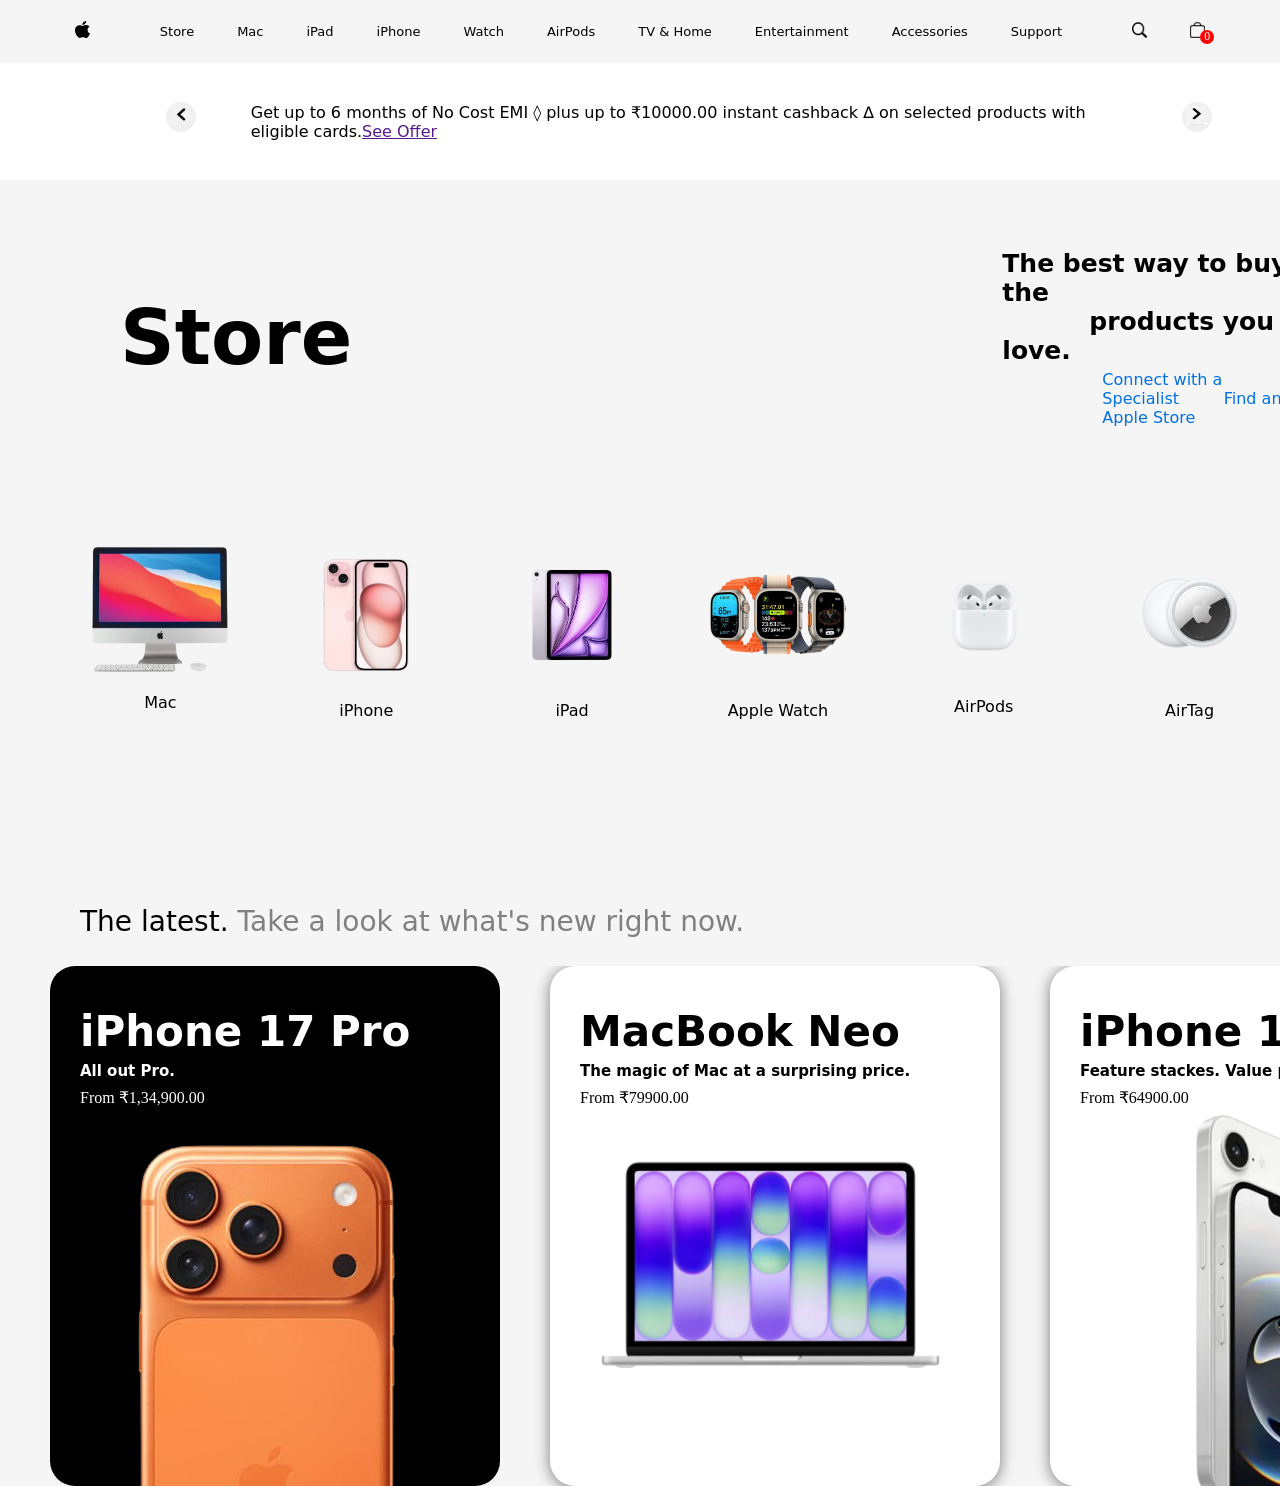
<file: index.html>
<!DOCTYPE html>
<html lang="en">
<head>
  <meta charset="UTF-8">
  <meta name="viewport" content="width=device-width, initial-scale=1.0">
  <title>Apple store clone</title>
  <link rel="stylesheet" href="style.css">
</head>
<body>

  <div class="home">

    <div class="head_bar">
      <div class="logo">
         <div class="logos"><img src="src\Apple_logo_black.svg"></div>
      </div>
      <div  class="menu">
        <div> Store </div>
        <div  onclick="window.location.href='mac.html'"> Mac </div>
        <div  onclick="window.location.href='ipad.html'"> iPad</div>
        <div  onclick="window.location.href='iPhone.html'">iPhone</div>
        <div  onclick="window.location.href='watch.html'">Watch</div>
        <div  onclick="window.location.href='airpods.html'">AirPods</div>
        <div>TV & Home</div>
        <div>Entertainment</div>
        <div>Accessories</div>
        <div> Support</div>
      </div>
      <div class="icon">
        <div class="sss"><img src="src\search-icon.webp" alt="search logo"></div>
        <div class="cart"   onclick="window.location.href='cart.html'">
          <img src="src\cart-6930472_1280.png" alt="cart logo">
          <span id="cart_count">0</span>

        </div>
      </div>
    
      
              
              
      

    </div>
    <div class="offer">
      <div class="left_arrow"><button id="left">
        <img src="src\images (2).jpg" alt="">
      </button>
      </div>
      <div>
        <p style="font-family: system-ui, -apple-system, BlinkMacSystemFont, 'Segoe UI', Roboto, Oxygen, Ubuntu, Cantarell, 'Open Sans', 'Helvetica Neue', sans-serif;">Get up to 6 months of No Cost EMI ◊ plus up to ₹10000.00 instant cashback ∆ on selected products with eligible cards.<a href="">See Offer</a> </p>
      </div>
      <div class="right_arrow"><button id="right"><img src="src\right-arrow-vector-icon-isolated-260nw-1187746312.webp" alt=""></button>
      </div>
    </div>
    <div class="stor">
      <div class="store">
        <p style="font-size: 76px; font-weight: bold; font-family: system-ui, -apple-system, BlinkMacSystemFont, 'Segoe UI', Roboto, Oxygen, Ubuntu, Cantarell, 'Open Sans', 'Helvetica Neue', sans-serif; margin-left: 120px;">Store</p>
      </div>
      <div class="best">
        <p style="font-family: system-ui, -apple-system, BlinkMacSystemFont, 'Segoe UI', Roboto, Oxygen, Ubuntu, Cantarell, 'Open Sans', 'Helvetica Neue', sans-serif; font-size: 25px; font-weight:600; margin-bottom: 0px;">The best way to buy the <br> &nbsp; &nbsp;&nbsp;&nbsp;&nbsp;&nbsp;&nbsp;&nbsp;&nbsp;products you love.</p>
        <div class="best_link">
          <a style=" color: #0071e3; font-family: system-ui, -apple-system, BlinkMacSystemFont, 'Segoe UI', Roboto, Oxygen, Ubuntu, Cantarell, 'Open Sans', 'Helvetica Neue', sans-serif; text-decoration: none;" href="https://contactretail.apple.com/Help">Connect with a Specialist</a>
          <a style=" color: #0071e3;  font-family: system-ui, -apple-system, BlinkMacSystemFont, 'Segoe UI', Roboto, Oxygen, Ubuntu, Cantarell, 'Open Sans', 'Helvetica Neue', sans-serif; text-decoration: none;" href="https://www.apple.com/in/retail/"> &nbsp;&nbsp;&nbsp;&nbsp;&nbsp;&nbsp;&nbsp;&nbsp;Find an Apple Store</a>
        </div>
       
      </div>
    </div>
    <div class="product">
      <div style="cursor:pointer ;" onclick="window.location.href='mac.html' " class="card">
        <img src="src\product-card\mac-removebg-preview.png" alt="">
        <p>Mac</p>
      </div>
      <div style="cursor:pointer ;" onclick="window.location.href='iphone.html' " class="card">
        <img src="src\product-card\iphone-removebg-preview.png" alt="">
        <p>iPhone</p>
      </div>
      <div style="cursor:pointer ;" onclick="window.location.href='ipad.html' " class="card">
        <img src="src\product-card\ipad-removebg-preview.png" alt="">
        <p>iPad</p>
      </div>
      <div  style="cursor:pointer ;" onclick="window.location.href='watch.html' " class="card">
        <img src="src\product-card\iwatch2-removebg-preview.png" alt="">
        <p>Apple Watch</p>
      </div>
      <div class="card" style="margin-top: 125px; ">
        <img style="width: 130px;margin-top: -10px;" src="src\product-card\airpods-removebg-preview.png" alt="">
        <p style="margin-top: 40px;">AirPods</p>
      </div>
      <div class="card">
        <img src="src\product-card\aittag-removebg-preview.png" alt="">
        <p>AirTag</p>

      </div>
    </div>
    <div class="lat"><p style="font-weight: 470; font-size: 28px; font-family: system-ui, -apple-system, BlinkMacSystemFont, 'Segoe UI', Roboto, Oxygen, Ubuntu, Cantarell, 'Open Sans', 'Helvetica Neue', sans-serif;">
      The latest. <span style="color: gray; font-family: system-ui, -apple-system, BlinkMacSystemFont, 'Segoe UI', Roboto, Oxygen, Ubuntu, Cantarell, 'Open Sans', 'Helvetica Neue', sans-serif;">Take a look at what's new right now.</span>
    </p></div>
    <div class="cards_container">
      <div class="product_card" onclick="window.location.href='iPhone.html'">
        <div class="product_content">
          <h2>iPhone 17 Pro</h2>
          <p>All out Pro.</p>
          <span>From ₹1,34,900.00</span>
        </div>
        <img src="src\product-card\second\iphone17pro.png" alt="iphone17pro">

      </div>
      <div onclick="window.location.href='mac.html'" class="product_card" style="background-color: white; box-shadow: 0 2px 15px rgba(0, 0, 0, 0.5);">
        <div class="product_content">
          <h2 style="color: black;">MacBook Neo</h2>
          <p style="color: black;">The magic of Mac at a surprising price.</p>
          <span style="color: black;">From  ₹79900.00 </span>
        </div>
        <img style="width: 98% ; position: absolute; bottom: 0px;
        " src="src/product-card/second/macneo.webp" alt="">
        
      </div>
      <div onclick="window.location.href='iPhone.html'"      class="product_card"style="background-color: white; box-shadow: 0 2px 15px rgba(0, 0, 0, 0.5);">
        <div class="product_content">
          <h2 style="color: black;">iPhone 17e</h2>
          <p style="color: black;">Feature stackes.  Value packed.</p>
          <span style="color: black;">From  ₹64900.00</span>

        </div>
        <img   style="width: 90%; left: 5%;"   src="src\product-card\second\iphone17e-removebg-preview.png" alt="">
        
        
      </div>
      <div style="background-color: white; box-shadow: 0 2px 15px rgba(0, 0, 0, 0.5);" class="product_card">
        <div class="product_content">
          <h2 style="color: black;">AirPods Max 2</h2>
          <p style="color: black;">New intelligent features.<br> More immersive listening.</p>
          <span style="color: black;">
            From  ₹67900.00
          </span>
        </div>
        <img  src="src\product-card\second\AirPods-Max-removebg-preview.png" style="width: 95%; top: 140px; left: 2%;" alt="">
        
      </div>
      <div onclick="window.location.href='mac.html'" class="product_card">
        <div class="product_content">
          <h2>MacBook Pro</h2>
          <p>Now with M5, M5 Pro and M5 Max.</p>
          <span>From  ₹239900.00</span>
        </div>
        <img src="src\product-card\second\macbook-pro__difvbgz1plsi_og.png" style="width: 150%; left: -10%;" alt="">
        
      </div>
      <div style="background: linear-gradient( to bottom,
        #d7ebf8 0%,
        #e8f4fb 50%,
        #f8fbfd 75%,
        #ffffff 100%);" class="product_card" onclick="window.location.href='mac.html'">
        <div style="color: black;" class="product_content">
          <h2>MacBook Air</h2>
          <p> Now supercharged by M5.</p>
          <span>From  ₹149900.00</span>
        </div>
        <img src="src/product-card/second/macairr-removebg-preview.png" style="bottom: 1.3%;">
        
      </div>
    </div>
    
    
  </div>


   <script src="script.js"></script>
</body>
</html>
</file>
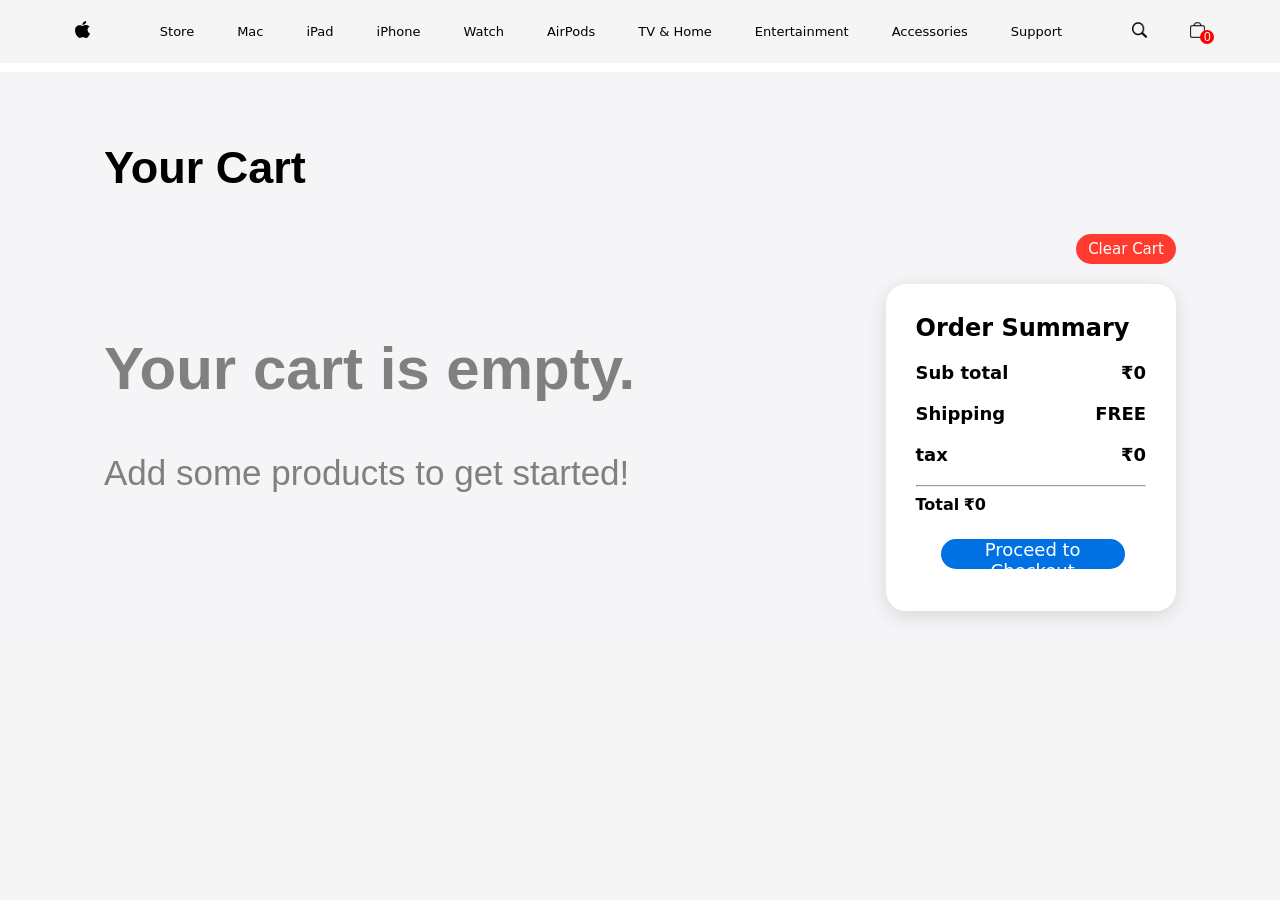
<file: cart.html>
<!DOCTYPE html>
<html lang="en">
<head>
    <meta charset="UTF-8">
    <meta name="viewport" content="width=device-width, initial-scale=1.0">
    <title>Shopping Cart</title>

    <link rel="stylesheet" href="style.css">
    <link rel="stylesheet" href="cart.css">
    <link rel="stylesheet" href="https://cdnjs.cloudflare.com/ajax/libs/font-awesome/6.7.2/css/all.min.css">
</head>

<body>
  <div class="head_bar">
      <div class="logo">
         <div class="logos"><img src="src\Apple_logo_black.svg"></div>
      </div>
      <div  class="menu">
        <div  onclick="window.location.href='index.html'"> Store </div>
        <div  onclick="window.location.href='mac.html'"> Mac </div>
        <div  onclick="window.location.href='ipad.html'"> iPad</div>
        <div  onclick="window.location.href='iPhone.html'">iPhone</div>
        <div  onclick="window.location.href='watch.html'">Watch</div>
        <div  onclick="window.location.href='airpods.html'">AirPods</div>
        <div>TV & Home</div>
        <div>Entertainment</div>
        <div>Accessories</div>
        <div> Support</div>
      </div>
      <div class="icon">
        <div class="sss"><img src="src\search-icon.webp" alt="search logo"></div>
        <div class="cart"  onclick="window.location.href='cart.html'">
          <img src="src\cart-6930472_1280.png" alt="cart logo">
          <span id="cart_count">0</span>
        </div>
      </div>
    
      
              
              
      

    </div>
    <div style="background-color: white; height: 1vh;"></div>

    <div class="cart_page">

        <h1>Your Cart</h1>
        <div class="cart-header">
          <button class="clear-cart-btn" onclick="clearCart()" >Clear Cart</button>
        </div>

        <div class="cart-container">
          <div id="cart" class="cart-items"></div>
          <div class="summary">
            <h2 style="font-family: system-ui, -apple-system, BlinkMacSystemFont, 'Segoe UI', Roboto, Oxygen, Ubuntu, Cantarell, 'Open Sans', 'Helvetica Neue', sans-serif;">Order Summary</h2>
            <div class="summary-row">
              <span style="font-family: system-ui, -apple-system, BlinkMacSystemFont, 'Segoe UI', Roboto, Oxygen, Ubuntu, Cantarell, 'Open Sans', 'Helvetica Neue', sans-serif;font-weight: 600;">Sub total</span>
              <span style="font-family: system-ui, -apple-system, BlinkMacSystemFont, 'Segoe UI', Roboto, Oxygen, Ubuntu, Cantarell, 'Open Sans', 'Helvetica Neue', sans-serif; font-weight: 600;" id="subtotal">₹0</span>
            </div>
            <div class="summary-row">
              <span style="font-family: system-ui, -apple-system, BlinkMacSystemFont, 'Segoe UI', Roboto, Oxygen, Ubuntu, Cantarell, 'Open Sans', 'Helvetica Neue', sans-serif;font-weight: 600;">Shipping</span>
              <span style="font-family: system-ui, -apple-system, BlinkMacSystemFont, 'Segoe UI', Roboto, Oxygen, Ubuntu, Cantarell, 'Open Sans', 'Helvetica Neue', sans-serif;font-weight: 600;" > FREE</span>
            </div>
            <div class="summary-row">
              <span style="font-family: system-ui, -apple-system, BlinkMacSystemFont, 'Segoe UI', Roboto, Oxygen, Ubuntu, Cantarell, 'Open Sans', 'Helvetica Neue', sans-serif;font-weight: 600;" >tax</span>
              <span style="font-family: system-ui, -apple-system, BlinkMacSystemFont, 'Segoe UI', Roboto, Oxygen, Ubuntu, Cantarell, 'Open Sans', 'Helvetica Neue', sans-serif;font-weight: 600;" >₹0</span>
            </div>

            <hr>
            <div class="summary-rowtotal">
              <span style="font-family: system-ui, -apple-system, BlinkMacSystemFont, 'Segoe UI', Roboto, Oxygen, Ubuntu, Cantarell, 'Open Sans', 'Helvetica Neue', sans-serif;font-weight: 600;">Total</span>
              <span style="font-weight: 600; font-family: system-ui, -apple-system, BlinkMacSystemFont, 'Segoe UI', Roboto, Oxygen, Ubuntu, Cantarell, 'Open Sans', 'Helvetica Neue', sans-serif;" id="total" >₹0</span>
            </div>

            <button class="checkout-btn" onclick="checkout()">
              Proceed to Checkout
            </button>


          </div>
        </div>

    </div>

    <script src="script.js"></script>
<div id="thankYouModal" class="modal">

    <div class="modal-content">

        <h2>🎉 Thank You!</h2>

        <p>Thanks for shopping with Apple.</p>

        <button onclick="closeModal()">Continue Shopping</button>

    </div>

</div>
</body>
</html>
</file>
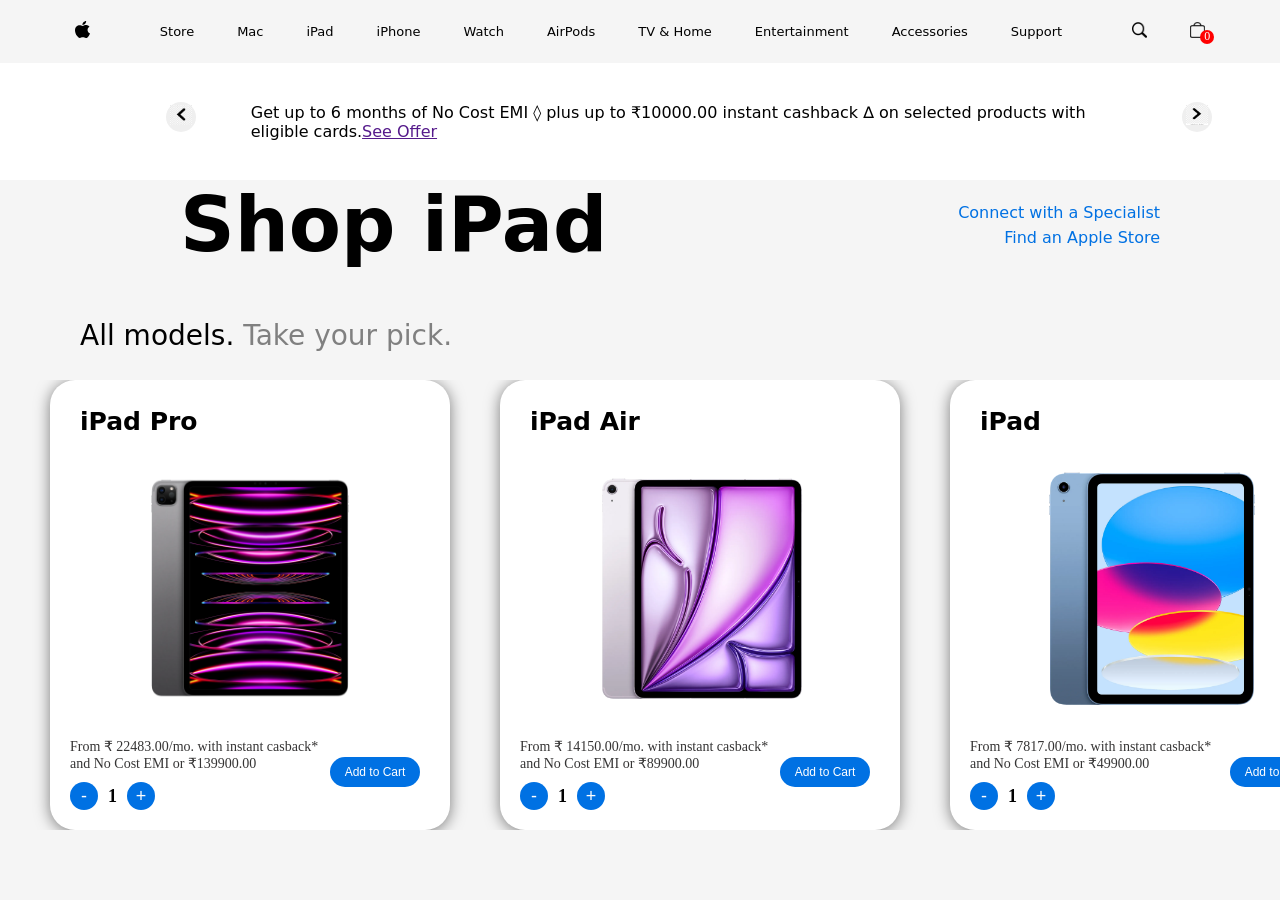
<file: ipad.html>
<!DOCTYPE html>
<html lang="en">
<head>
  <meta charset="UTF-8">
  <meta name="viewport" content="width=device-width, initial-scale=1.0">
  <title>Apple store</title>
  <link rel="stylesheet" href="style.css">
  
</head>
<body>

  <div class="home">

    <div class="head_bar">
      <div class="logo">
         <div class="logos"><img src="src\Apple_logo_black.svg"></div>
      </div>
      <div  class="menu">
        <div  onclick="window.location.href='index.html'"> Store </div>
        <div  onclick="window.location.href='mac.html'"> Mac </div>
        <div  onclick="window.location.href='ipad.html'"> iPad</div>
        <div  onclick="window.location.href='iPhone.html'">iPhone</div>
        <div  onclick="window.location.href='watch.html'">Watch</div>
        <div  onclick="window.location.href='airpods.html'">AirPods</div>
        <div>TV & Home</div>
        <div>Entertainment</div>
        <div>Accessories</div>
        <div> Support</div>
      </div>
      <div class="icon">
        <div class="sss"><img src="src\search-icon.webp" alt="search logo"></div>
        <div class="cart"  onclick="window.location.href='cart.html'">
          <img src="src\cart-6930472_1280.png" alt="cart logo">
          <span id="cart_count">0</span>
        </div>
      </div>
    
      
              
              
      

    </div>
    <div class="offer">
      <div class="left_arrow"><button id="left">
        <img src="src\images (2).jpg" alt="">
      </button>
      </div>
      <div>
        <p style="font-family: system-ui, -apple-system, BlinkMacSystemFont, 'Segoe UI', Roboto, Oxygen, Ubuntu, Cantarell, 'Open Sans', 'Helvetica Neue', sans-serif;">Get up to 6 months of No Cost EMI ◊ plus up to ₹10000.00 instant cashback ∆ on selected products with eligible cards.<a href="">See Offer</a> </p>
      </div>
      <div class="right_arrow"><button id="right"><img src="src\right-arrow-vector-icon-isolated-260nw-1187746312.webp" alt=""></button>
      </div>
    </div>
    <div class="iphone_stor">
      <div class="iphone_store" >
        <p style="font-size: 76px; font-weight: bold; font-family: system-ui, -apple-system, BlinkMacSystemFont, 'Segoe UI', Roboto, Oxygen, Ubuntu, Cantarell, 'Open Sans', 'Helvetica Neue', sans-serif; margin-left: 60px; white-space: nowrap;"> Shop iPad</p>
      </div>
      <div class="iphone_best">
        
        <div  class="iphone_best_link">
          <a style=" color: #0071e3; font-family: system-ui, -apple-system, BlinkMacSystemFont, 'Segoe UI', Roboto, Oxygen, Ubuntu, Cantarell, 'Open Sans', 'Helvetica Neue', sans-serif; text-decoration: none;" href="https://contactretail.apple.com/Help">Connect with a Specialist</a>
          <a style=" color: #0071e3;  font-family: system-ui, -apple-system, BlinkMacSystemFont, 'Segoe UI', Roboto, Oxygen, Ubuntu, Cantarell, 'Open Sans', 'Helvetica Neue', sans-serif; text-decoration: none;" href="https://www.apple.com/in/retail/"> &nbsp;&nbsp;&nbsp;&nbsp;&nbsp;&nbsp;&nbsp;&nbsp;Find an Apple Store</a>
        </div>
       
      </div>
    </div>
    <div class="lat"><p style="font-weight: 470; font-size: 28px; font-family: system-ui, -apple-system, BlinkMacSystemFont, 'Segoe UI', Roboto, Oxygen, Ubuntu, Cantarell, 'Open Sans', 'Helvetica Neue', sans-serif;">
      All models. <span style="color: gray; font-family: system-ui, -apple-system, BlinkMacSystemFont, 'Segoe UI', Roboto, Oxygen, Ubuntu, Cantarell, 'Open Sans', 'Helvetica Neue', sans-serif;">Take your pick.</span>
    </p></div>
    <div class="iphone_cards_container">
      <div style="background-color: white; box-shadow: 0 2px 15px rgba(0, 0, 0, 0.5);" class="iphone_product_card">
        <div style="color: black ;" class="iphone_product_content">
          <h2 style="font-size: 25px;  " >iPad Pro</h2>
          
        </div>
        <img style="width: 70%; top: 15%; left: 15%;" src="src\product-card\ipads\image1.webp" alt="iphone17pro">

        <div class="product_bottom">
          <div class="price_section">
            <p class="price">From ₹ 22483.00/mo. with instant casback* <br> and No Cost EMI or ₹139900.00</p>
            <div class="quantity">
              <button onclick="decrease(this)">-</button>
              <span id="qty">1</span>
              <button onclick="increase(this)">+</button>
            </div>
          </div>
          <button class="cart_btn"  onclick="addToCart(
            'iPad Pro ',
            139900,
            'src/product-card/ipads/image1.webp',
            this
            )" > Add to Cart</button>
          
        </div>

      </div>
      <div style="background-color: rgb(255, 255, 255); box-shadow: 0 2px 15px rgba(0, 0, 0, 0.5);" class="iphone_product_card">
        <div style="color: black ;" class="iphone_product_content">
          <h2 style="font-size: 25px;  " >iPad Air  </h2>
          
        </div>
        <img style="width: 75%; top: 13%; left: 13%;" src="src\product-card\ipads\image2.webp" alt="iphone17pro">

        <div class="product_bottom">
          <div class="price_section">
            <p class="price">From ₹ 14150.00/mo. with instant casback* <br> and No Cost EMI or ₹89900.00</p>
            <div class="quantity">
              <button onclick="decrease(this)">-</button>
              <span id="qty">1</span>
              <button onclick="increase(this)">+</button>
            </div>
          </div>
          <button class="cart_btn" onclick="addToCart(
            'iPad Air ',
            89900,
            'src/product-card/ipads/image2.webp',
            this
            )" > Add to Cart</button>
          
        </div>

      </div>
      <div style="background-color: white; box-shadow: 0 2px 15px rgba(0, 0, 0, 0.5);" class="iphone_product_card">
        <div style="color: black ;" class="iphone_product_content">
          <h2 style="font-size: 25px;  " >iPad  </h2>
          
        </div>
        <img style="width: 75%; top: 13%;  right: 12%;" src="src\product-card\ipads\image3.webp" alt="iphone17pro">

        <div class="product_bottom">
          <div class="price_section">
            <p class="price">From ₹ 7817.00/mo. with instant casback* <br> and No Cost EMI or ₹49900.00</p>
            <div class="quantity">
              <button onclick="decrease(this)">-</button>
              <span id="qty">1</span>
              <button onclick="increase(this)">+</button>
            </div>
          </div>
          <button class="cart_btn"  onclick="addToCart(
            'iPad ',
            49900,
            'src/product-card/ipads/image3.webp',
            this
            )" > Add to Cart</button>
          
        </div>

      </div>
      <div style="background-color: white; box-shadow: 0 2px 15px rgba(0, 0, 0, 0.5);" class="iphone_product_card">
        <div style="color: black ;" class="iphone_product_content">
          <h2 style="font-size: 25px;  " >iPad mini </h2>
          
        </div>
        <img style="width: 60%; top: 23%; left: 23%;" src="src\product-card\ipads\image4.webp" alt="iphone17pro">

        <div class="product_bottom">
          <div class="price_section">
            <p class="price">From ₹ 21650.00/mo. with instant casback* <br> and No Cost EMI or ₹134900.00</p>
            <div class="quantity">
              <button onclick="decrease(this)">-</button>
              <span id="qty">1</span>
              <button onclick="increase(this)">+</button>
            </div>
          </div>
          <button class="cart_btn"  onclick="addToCart(
            'iPad mini ',
            134900,
            'src/product-card/ipads/image4.webp',
            this
            )" > Add to Cart</button>
          
        </div>

      </div>
      
      
    
  </div>


  <script src="script.js"></script>
</body>
</html>
</file>
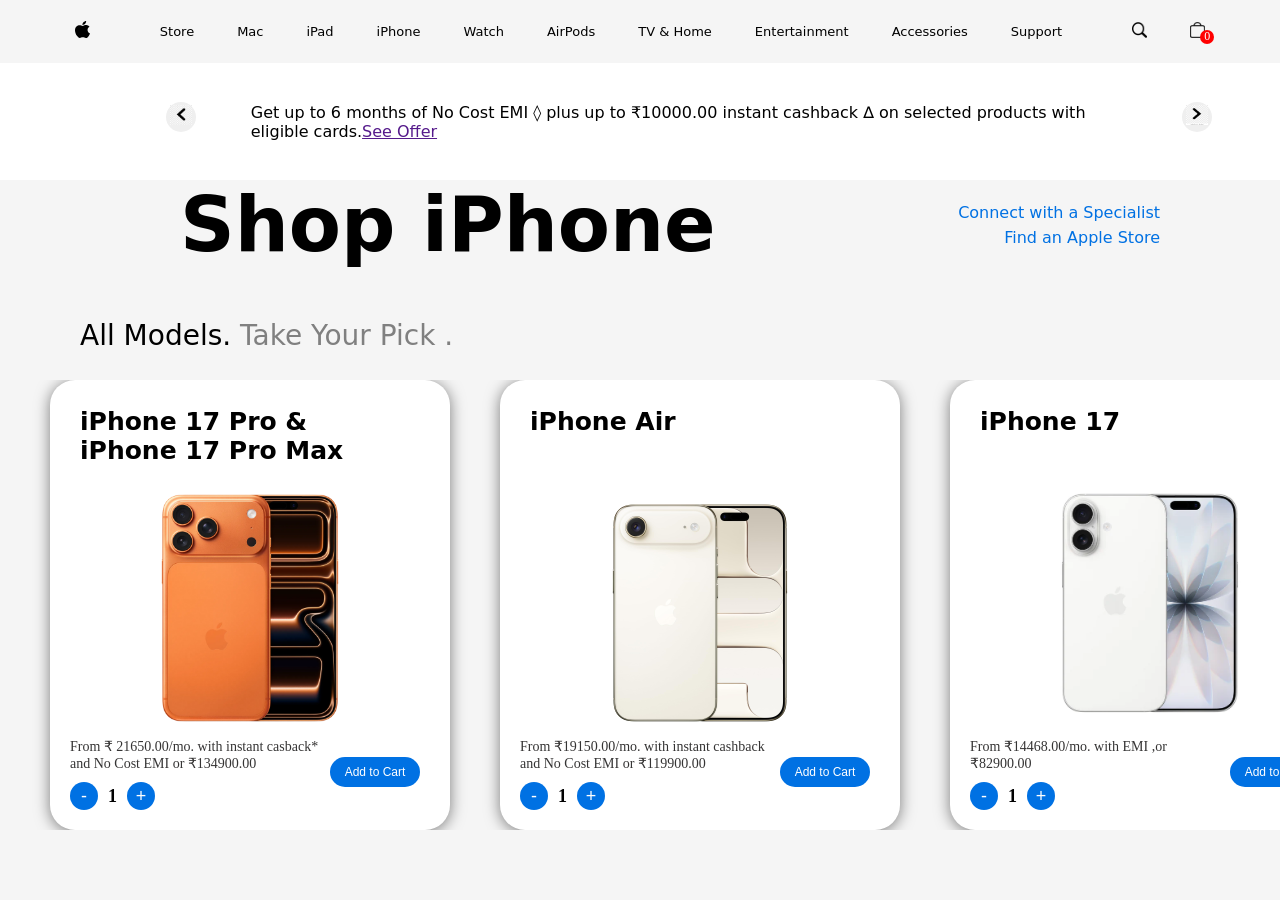
<file: iPhone.html>
<!DOCTYPE html>
<html lang="en">
<head>
  <meta charset="UTF-8">
  <meta name="viewport" content="width=device-width, initial-scale=1.0">
  <title>Apple store</title>
  <link rel="stylesheet" href="style.css">
  
</head>
<body>

  <div class="home">

    <div class="head_bar">
      <div class="logo">
         <div class="logos"><img src="src\Apple_logo_black.svg"></div>
      </div>
      <div  class="menu">
        <div  onclick="window.location.href='index.html'"> Store </div>
        <div  onclick="window.location.href='mac.html'"> Mac </div>
        <div  onclick="window.location.href='ipad.html'"> iPad</div>
        <div  onclick="window.location.href='iPhone.html'">iPhone</div>
        <div  onclick="window.location.href='watch.html'">Watch</div>
        <div  onclick="window.location.href='airpods.html'">AirPods</div>
        <div>TV & Home</div>
        <div>Entertainment</div>
        <div>Accessories</div>
        <div> Support</div>
      </div>
      <div class="icon">
        <div class="sss"><img src="src\search-icon.webp" alt="search logo"></div>
        <div class="cart"  onclick="window.location.href='cart.html'">
          <img src="src\cart-6930472_1280.png" alt="cart logo">
          <span id="cart_count">0</span>
        </div>
      </div>
    
      
              
              
      

    </div>
    <div class="offer">
      <div class="left_arrow"><button id="left">
        <img src="src\images (2).jpg" alt="">
      </button>
      </div>
      <div>
        <p style="font-family: system-ui, -apple-system, BlinkMacSystemFont, 'Segoe UI', Roboto, Oxygen, Ubuntu, Cantarell, 'Open Sans', 'Helvetica Neue', sans-serif;">Get up to 6 months of No Cost EMI ◊ plus up to ₹10000.00 instant cashback ∆ on selected products with eligible cards.<a href="">See Offer</a> </p>
      </div>
      <div class="right_arrow"><button id="right"><img src="src\right-arrow-vector-icon-isolated-260nw-1187746312.webp" alt=""></button>
      </div>
    </div>
    <div class="iphone_stor">
      <div class="iphone_store" >
        <p style="font-size: 76px; font-weight: bold; font-family: system-ui, -apple-system, BlinkMacSystemFont, 'Segoe UI', Roboto, Oxygen, Ubuntu, Cantarell, 'Open Sans', 'Helvetica Neue', sans-serif; margin-left: 60px; white-space: nowrap;">Shop iPhone</p>
      </div>
      <div class="iphone_best">
        
        <div  class="iphone_best_link">
          <a style=" color: #0071e3; font-family: system-ui, -apple-system, BlinkMacSystemFont, 'Segoe UI', Roboto, Oxygen, Ubuntu, Cantarell, 'Open Sans', 'Helvetica Neue', sans-serif; text-decoration: none;" href="https://contactretail.apple.com/Help">Connect with a Specialist</a>
          <a style=" color: #0071e3;  font-family: system-ui, -apple-system, BlinkMacSystemFont, 'Segoe UI', Roboto, Oxygen, Ubuntu, Cantarell, 'Open Sans', 'Helvetica Neue', sans-serif; text-decoration: none;" href="https://www.apple.com/in/retail/"> &nbsp;&nbsp;&nbsp;&nbsp;&nbsp;&nbsp;&nbsp;&nbsp;Find an Apple Store</a>
        </div>
       
      </div>
    </div>
    <div class="lat"><p style="font-weight: 470; font-size: 28px; font-family: system-ui, -apple-system, BlinkMacSystemFont, 'Segoe UI', Roboto, Oxygen, Ubuntu, Cantarell, 'Open Sans', 'Helvetica Neue', sans-serif;">
      All Models. <span style="color: gray; font-family: system-ui, -apple-system, BlinkMacSystemFont, 'Segoe UI', Roboto, Oxygen, Ubuntu, Cantarell, 'Open Sans', 'Helvetica Neue', sans-serif;">Take Your Pick .</span>
    </p></div>
    <div class="iphone_cards_container">
      <div style="background-color: white; box-shadow: 0 2px 15px rgba(0, 0, 0, 0.5);" class="iphone_product_card">
        <div style="color: black ;" class="iphone_product_content">
          <h2 style="font-size: 25px;  " >iPhone 17 Pro & <br>iPhone 17 Pro Max</h2>
          
        </div>
        <img style="width: 80%; top: 15%; left: 10%;" src="src\product-card\iphones\images.webp" alt="iphone17pro">

        <div class="product_bottom">
          <div class="price_section">
            <p class="price">From ₹ 21650.00/mo. with instant casback* <br> and No Cost EMI or ₹134900.00</p>
            <div class="quantity">
              <button onclick="decrease(this)">-</button>
              <span >1</span>
              <button onclick="increase(this)">+</button>
            </div>
          </div>
          <button class="cart_btn" onclick="addToCart(
            'iPhone 17 Pro Max',
            134900,
            'src/product-card/iphones/images.webp',
            this
            )" > Add to Cart</button>
          
        </div>

      </div>
      <div style="background-color: rgb(255, 255, 255); box-shadow: 0 2px 15px rgba(0, 0, 0, 0.5);" class="iphone_product_card">
        <div style="color: black ;" class="iphone_product_content">
          <h2 style="font-size: 25px;  " >iPhone Air  </h2>
          
        </div>
        <img style="width: 80%; top: 15%; left: 10%;" src="src\product-card\iphones\image1.jpg" alt="iphone17pro">

        <div class="product_bottom">
          <div class="price_section">
            <p class="price">From ₹19150.00/mo. with instant cashback <br> and No Cost EMI or ₹119900.00</p>
            <div class="quantity">
              <button onclick="decrease(this)">-</button>
              <span id="qty">1</span>
              <button onclick="increase(this)">+</button>
            </div>
          </div>
          <button class="cart_btn" onclick="addToCart(
            'iPhone Air ',
            119900,
            'src/product-card/iphones/image1.jpg',
            this
            )" > Add to Cart</button>
          
        </div>

      </div>
      <div style="background-color: white; box-shadow: 0 2px 15px rgba(0, 0, 0, 0.5);" class="iphone_product_card">
        <div style="color: black ;" class="iphone_product_content">
          <h2 style="font-size: 25px;  " >iPhone 17  </h2>
          
        </div>
        <img style="width: 84%; top: 10%;  right: 8%;" src="src\product-card\iphones\image1.webp" alt="iphone17pro">

        <div class="product_bottom">
          <div class="price_section">
            <p class="price">From ₹14468.00/mo. with EMI ,or <br> ₹82900.00  </p>
            <div class="quantity">
              <button onclick="decrease(this)">-</button>
              <span id="qty">1</span>
              <button onclick="increase(this)">+</button>
            </div>
          </div>
          <button class="cart_btn" onclick="addToCart(
            'iPhone 17 ',
            82900,
            'src/product-card/iphones/image1.webp',
            this
            )"> Add to Cart</button>
          
        </div>

      </div>
      <div style="background-color: white; box-shadow: 0 2px 15px rgba(0, 0, 0, 0.5);" class="iphone_product_card">
        <div style="color: black ;" class="iphone_product_content">
          <h2 style="font-size: 25px;  " >iPhone 17e </h2>
          
        </div>
        <img style="width: 80%; top: 15%; left: 10%;" src="src\product-card\iphones\image3.webp" alt="iphone17pro">

        <div class="product_bottom">
          <div class="price_section">
            <p class="price">From ₹11327.00/mo. with EMI,or <br> ₹64900.00</p>
            <div class="quantity">
              <button onclick="decrease(this)">-</button>
              <span id="qty">1</span>
              <button onclick="increase(this)">+</button>
            </div>
          </div>
          <button class="cart_btn" onclick="addToCart(
            'iPhone 17e ',
            64900,
            'src/product-card/iphones/image3.webp',
            this
            )" > Add to Cart</button>
          
        </div>

      </div>
      <div style="background-color: white; box-shadow: 0 2px 15px rgba(0, 0, 0, 0.5);" class="iphone_product_card">
        <div style="color: black ;" class="iphone_product_content">
          <h2 style="font-size: 25px;  " >iPhone 16 & <br>iPhone 16 Plus</h2>
          
        </div>
        <img style="width: 74%; top: 18%; left: 12%;" src="src\product-card\iphones\image4.webp" alt="iphone17pro">

        <div class="product_bottom">
          <div class="price_section">
            <p class="price">From ₹12199.00/mo.with EMI,or <br> ₹69900.00</p>
            <div class="quantity">
              <button onclick="decrease(this)">-</button>
              <span id="qty">1</span>
              <button onclick="increase(this)">+</button>
            </div>
          </div>
          <button class="cart_btn" onclick="addToCart(
            'iPhone 16 Plus ',
            69900,
            'src/product-card/iphones/image4.webp',
            this
            )" > Add to Cart</button>
          
        </div>

      </div>
      
    
  </div>


   <script src="script.js"></script>
</body>
</html>
</file>
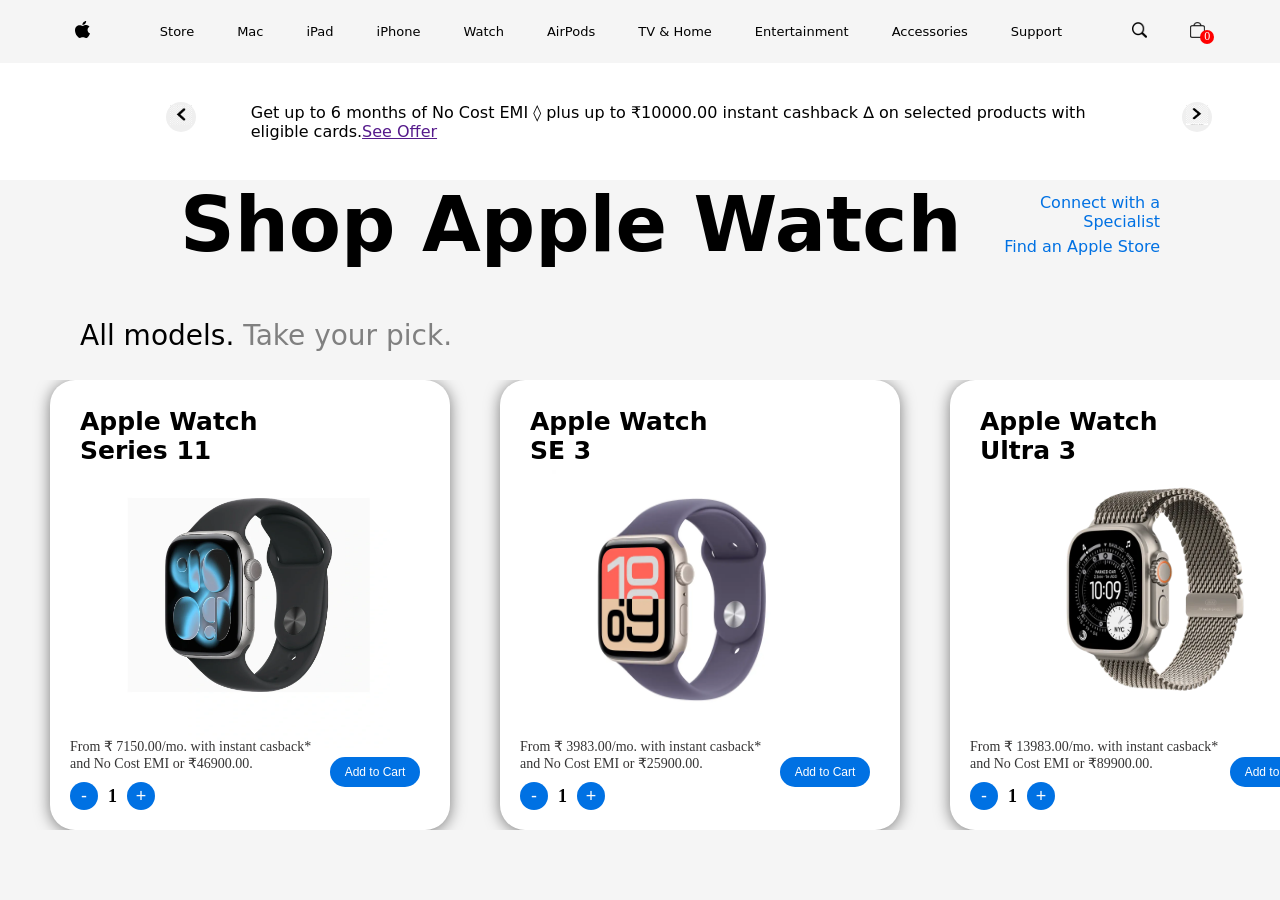
<file: watch.html>
<!DOCTYPE html>
<html lang="en">
<head>
  <meta charset="UTF-8">
  <meta name="viewport" content="width=device-width, initial-scale=1.0">
  <title>Apple store</title>
  <link rel="stylesheet" href="style.css">
  
</head>
<body>

  <div class="home">

    <div class="head_bar">
      <div class="logo">
         <div class="logos"><img src="src\Apple_logo_black.svg"></div>
      </div>
      <div  class="menu">
        <div  onclick="window.location.href='index.html'"> Store </div>
        <div  onclick="window.location.href='mac.html'"> Mac </div>
        <div  onclick="window.location.href='ipad.html'"> iPad</div>
        <div  onclick="window.location.href='iPhone.html'">iPhone</div>
        <div  onclick="window.location.href='watch.html'">Watch</div>
        <div  onclick="window.location.href='airpods.html'">AirPods</div>
        <div>TV & Home</div>
        <div>Entertainment</div>
        <div>Accessories</div>
        <div> Support</div>
      </div>
      <div class="icon">
        <div class="sss"><img src="src\search-icon.webp" alt="search logo"></div>
        <div class="cart"  onclick="window.location.href='cart.html'">
          <img src="src\cart-6930472_1280.png" alt="cart logo">
          <span id="cart_count">0</span>
        </div>
      </div>
    
      
              
              
      

    </div>
    <div class="offer">
      <div class="left_arrow"><button id="left">
        <img src="src\images (2).jpg" alt="">
      </button>
      </div>
      <div>
        <p style="font-family: system-ui, -apple-system, BlinkMacSystemFont, 'Segoe UI', Roboto, Oxygen, Ubuntu, Cantarell, 'Open Sans', 'Helvetica Neue', sans-serif;">Get up to 6 months of No Cost EMI ◊ plus up to ₹10000.00 instant cashback ∆ on selected products with eligible cards.<a href="">See Offer</a> </p>
      </div>
      <div class="right_arrow"><button id="right"><img src="src\right-arrow-vector-icon-isolated-260nw-1187746312.webp" alt=""></button>
      </div>
    </div>
    <div class="iphone_stor">
      <div class="iphone_store" >
        <p style="font-size: 76px; font-weight: bold; font-family: system-ui, -apple-system, BlinkMacSystemFont, 'Segoe UI', Roboto, Oxygen, Ubuntu, Cantarell, 'Open Sans', 'Helvetica Neue', sans-serif; margin-left: 60px; white-space: nowrap;">Shop Apple Watch</p>
      </div>
      <div class="iphone_best">
        
        <div  class="iphone_best_link">
          <a style=" color: #0071e3; font-family: system-ui, -apple-system, BlinkMacSystemFont, 'Segoe UI', Roboto, Oxygen, Ubuntu, Cantarell, 'Open Sans', 'Helvetica Neue', sans-serif; text-decoration: none;" href="https://contactretail.apple.com/Help">Connect with a Specialist</a>
          <a style=" color: #0071e3;  font-family: system-ui, -apple-system, BlinkMacSystemFont, 'Segoe UI', Roboto, Oxygen, Ubuntu, Cantarell, 'Open Sans', 'Helvetica Neue', sans-serif; text-decoration: none;" href="https://www.apple.com/in/retail/"> &nbsp;&nbsp;&nbsp;&nbsp;&nbsp;&nbsp;&nbsp;&nbsp;Find an Apple Store</a>
        </div>
       
      </div>
    </div>
    <div class="lat"><p style="font-weight: 470; font-size: 28px; font-family: system-ui, -apple-system, BlinkMacSystemFont, 'Segoe UI', Roboto, Oxygen, Ubuntu, Cantarell, 'Open Sans', 'Helvetica Neue', sans-serif;">
      All models. <span style="color: gray; font-family: system-ui, -apple-system, BlinkMacSystemFont, 'Segoe UI', Roboto, Oxygen, Ubuntu, Cantarell, 'Open Sans', 'Helvetica Neue', sans-serif;">Take your pick.</span>
    </p></div>
    <div class="iphone_cards_container">
      <div style="background-color: white; box-shadow: 0 2px 15px rgba(0, 0, 0, 0.5);" class="iphone_product_card">
        <div style="color: black ;" class="iphone_product_content">
          <h2 style="font-size: 25px;  " >Apple Watch <br>Series 11</h2>
          
        </div>
        <img style="width: 70%; top: 20%; left: 15%;" src="src\product-card\apple watches\image1.webp" alt="iphone17pro">

        <div class="product_bottom">
          <div class="price_section">
            <p class="price">From ₹ 7150.00/mo. with instant casback* <br> and No Cost EMI or ₹46900.00.</p>
            <div class="quantity">
              <button onclick="decrease(this)">-</button>
              <span id="qty">1</span>
              <button onclick="increase(this)">+</button>
            </div>
          </div>
          <button class="cart_btn"  onclick="addToCart(
            'Apple Watch Series 11 ',
            46900,
            'src/product-card/apple watches/image1.webp',
            this
            )" > Add to Cart</button>
          
        </div>

      </div>
      <div style="background-color: rgb(255, 255, 255); box-shadow: 0 2px 15px rgba(0, 0, 0, 0.5);" class="iphone_product_card">
        <div style="color: black ;" class="iphone_product_content">
          <h2 style="font-size: 25px;  " >Apple Watch <br>SE 3 </h2>
          
        </div>
        <img style="width: 65%; top: 20%; left: 13%;" src="src\product-card\apple watches\image2.webp" alt="iphone17pro">

        <div class="product_bottom">
          <div class="price_section">
            <p class="price">From ₹ 3983.00/mo. with instant casback* <br> and No Cost EMI or ₹25900.00.</p>
            <div class="quantity">
              <button onclick="decrease(this)">-</button>
              <span id="qty">1</span>
              <button onclick="increase(this)">+</button>
            </div>
          </div>
          <button class="cart_btn" onclick="addToCart(
            'Apple Watch SE 3 ',
            25900,
            'src/product-card/apple watches/image2.webp',
            this
            )" > Add to Cart</button>
          
        </div>

      </div>
      <div style="background-color: white; box-shadow: 0 2px 15px rgba(0, 0, 0, 0.5);" class="iphone_product_card">
        <div style="color: black ;" class="iphone_product_content">
          <h2 style="font-size: 25px;  " >Apple Watch <br>Ultra 3  </h2>
          
        </div>
        <img style="width: 60%; top: 20%;  right: 19%;" src="src\product-card\apple watches\image3.webp" alt="iphone17pro">

        <div class="product_bottom">
          <div class="price_section">
            <p class="price">From ₹ 13983.00/mo. with instant casback* <br> and No Cost EMI or ₹89900.00.</p>
            <div class="quantity">
              <button onclick="decrease(this)">-</button>
              <span id="qty">1</span>
              <button onclick="increase(this)">+</button>
            </div>
          </div>
          <button class="cart_btn" onclick="addToCart(
            'Apple Watch Ultra 3 ',
            89900,
            'src/product-card/apple watches/image3.webp',
            this
            )" > Add to Cart</button>
          
        </div>

      </div>
      
      
      
    
  </div>


  <script src="script.js"></script>
</body>
</html>
</file>
<file: style.css>
*{
    box-sizing:border-box;
}

html, body{
    margin:0;
    max-width:100%;
    overflow-x:hidden;
    background-color: whitesmoke;
}

.head_bar{
    height:7vh;
    background-color: whitesmoke;
    display:flex;
    align-items:center;
    justify-content:center;
    gap:70px;
    cursor: pointer;
}

.logo{
    display:flex;
    align-items:center;

}

.menu{
    display:flex;
    align-items:center;
    gap:43px;
    font-size:13px;
    font-family:system-ui, sans-serif;
}

.icon{
    display:flex;
    align-items:center;
    gap: 43px;
}
.sss img{
  height: 16px;
  width: 15px;
}
.cart img{
  height: 16px;
  width: 15px;

}

.cart{
  position: relative;
  cursor: pointer;

}
#cart_count{
  position:absolute;
  top: 8px;
  right: -9px;
  width: 14px;
  height: 14px;
  background-color: red;
  color: white;
  border-radius: 50%;
  font-size: 12px;
  display: flex;
  justify-content: center;
  align-items: center;
}
.logos img{
  height: 17px;
  width: 15px;
}


.offer{
  background-color: white;
  height: 13vh;
  align-items: center;
  display: flex;
  padding-left: 13%;
  padding-right: 5%;
  gap: 50px;

  
}
.left_arrow{
  
  height: 40px;
  width: 40px;
}
.right_arrow{

  height: 40px;
  width: 40px;
  display: flex;
}
button{
  border-radius: 50px;
  height: 30px;
  width: 30px;
  padding: 2px;
  margin-top: 5;
  border: 0px;
  
  
}
button img{
  height: 80%;
  width: 85%;
  background-color: white;
  
}
.stor{
  
  height: 35vh;
  display: flex;
  align-items: center;
  gap: 650px;
  
}
.best{
  height: px;
  width: 350px;
  margin-bottom: 0px;
  
  
}

.best_link{
  width: 200px;
  height: 9vh;
  margin-left: 100px;
  margin-top: 5px;
  
}
.product{
  
  height: 40vh;
  display: flex;
  justify-content: space-evenly;
  gap: 25px;
  align-items: center;
  margin-left: 70px;
  overflow-x: auto;
  overflow-y: hidden;
  white-space: nowrap;
  scrollbar-width: none;
 
 
}

.card{
 
  width: 200px;
  height: 40vh;
  display: flex;
  flex-direction: column;
  align-items: center;
  margin-top: 100px;
  
  
}
.card img{
  width: 140px;
  
}
.card p{
  text-align: center;
  font-family: system-ui, -apple-system, BlinkMacSystemFont, 'Segoe UI', Roboto, Oxygen, Ubuntu, Cantarell, 'Open Sans', 'Helvetica Neue', sans-serif;
  font-weight: 500;
  
}
.lat{
  margin-top: 50px;
  max-width: 900px;
  margin-left: 80px;
  

}

.product_card{
  width: 450px;
  height: 520px;
  background-color: black;
  border-radius: 25px;
  position: relative;
  overflow: hidden;
  cursor: pointer;
  transition: 0.3s;
  margin-left: 50px;
  flex-shrink: 0;
}
.product_card:hover{
  transform:scale(1.02);
}
.product_content{
  position: absolute;
  top: 6px;
  left: 30px;
  color: white;
  z-index: 1;

}
.product_content h2{
  font-size: 42px;
  margin-bottom: -9px;
  font-family: system-ui, -apple-system, BlinkMacSystemFont, 'Segoe UI', Roboto, Oxygen, Ubuntu, Cantarell, 'Open Sans', 'Helvetica Neue', sans-serif;
}
.product_content p{
  font-size: 15px;
  margin-bottom: 8px;
  font-family: system-ui, -apple-system, BlinkMacSystemFont, 'Segoe UI', Roboto, Oxygen, Ubuntu, Cantarell, 'Open Sans', 'Helvetica Neue', sans-serif;
  font-weight: 600;
}
product_content span{
  font-size: 18px;
  font-family: system-ui, -apple-system, BlinkMacSystemFont, 'Segoe UI', Roboto, Oxygen, Ubuntu, Cantarell, 'Open Sans', 'Helvetica Neue', sans-serif;
  font-weight: 700;

}
.product_card img{
  position: absolute;
  bottom:-100px;
 
  
}
.cards_container{
  display: flex;
  overflow-x: auto;
  overflow-y: hidden;
  scrollbar-width: none;
  
}
.iphone_stor{
    display:flex;
    justify-content:space-between;
    align-items:center;
    padding:0 120px;
}

.iphone_store p{
    font-size:76px;
    font-weight:bold;
    margin:0;
    white-space:nowrap;
}

.iphone_best{
    text-align:right;
}

.iphone_best_link a{
    color:#0071e3;
    text-decoration:none;
    display:block;
    margin:6px 0;
}
.iphone_product_card{
  width: 400px;
  height: 450px;
  background-color: black;
  border-radius: 25px;
  position: relative;
  overflow: hidden;
  cursor: pointer;
  transition: 0.3s;
  margin-left: 50px;
  flex-shrink: 0;
}
.iphone_product_card:hover{
  transform:scale(1.02);
}
.iphone_product_content{
  position: absolute;
  top: 6px;
  left: 30px;
  color: white;
  z-index: 1;

}
.iphone_product_content h2{
  font-size: 42px;
  margin-bottom: -9px;
  font-family: system-ui, -apple-system, BlinkMacSystemFont, 'Segoe UI', Roboto, Oxygen, Ubuntu, Cantarell, 'Open Sans', 'Helvetica Neue', sans-serif;
}
.iphone_product_content p{
  font-size: 15px;
  margin-bottom: 8px;
  font-family: system-ui, -apple-system, BlinkMacSystemFont, 'Segoe UI', Roboto, Oxygen, Ubuntu, Cantarell, 'Open Sans', 'Helvetica Neue', sans-serif;
  font-weight: 600;
}
.iphone_product_content span{
  font-size: 18px;
  font-family: system-ui, -apple-system, BlinkMacSystemFont, 'Segoe UI', Roboto, Oxygen, Ubuntu, Cantarell, 'Open Sans', 'Helvetica Neue', sans-serif;
  font-weight: 700;

}
.iphone_product_card img{
  position: absolute;
  bottom:-100px;
 
  
}
.iphone_cards_container{
  display: flex;
  overflow-x: auto;
  overflow-y: hidden;
  scrollbar-width: none;
  
}
.product_bottom{
  position: absolute;
  bottom: 20px;
  left: 20px;
  right: 20px;
  display: flex;
  justify-content: space-between;
  align-items: center;
}
.price{
  font-size: 14px;
  color: #353434;
  margin-bottom: 10px;
}
.quantity{
  display: flex;
  align-items:center ;
  gap: 10px;
}
.quantity button{
  width: 28px;
  height: 28px;
  border: none;
  border-radius: 50%;
  background-color: #0071e3;
  cursor: pointer;
  font-size: 18px;
  color: white;
}
.quantity span{
  font-size: 18px;
  font-weight: bold;

}
.cart_btn{
  background-color: #0071e3;
  color: white;
  width: 90px;
  border: none;
  padding: 2px 10px;
  border-radius: 30px;
  cursor: pointer;
  font-size: 12px;
  transition: .3s;
  margin-bottom: -10px;
  margin-right: 10px;
  


}
.cart_btn:hover{
  background-color: #3c6d9e;
}



@media (max-width: 900px) {

  .head_bar{
    height:auto;
    flex-direction:column;
    gap:10px;
    padding:12px 0;
  }

  .menu{
    gap:18px;
    overflow-x:auto;
    white-space:nowrap;
    max-width:100%;
    padding:0 15px;
    justify-content:flex-start;
    scrollbar-width:none;
  }
  .menu::-webkit-scrollbar{ display:none; }

  .icon{ gap:25px; }

  .offer{
    flex-direction:column;
    height:auto;
    padding:20px 6%;
    text-align:center;
    gap:15px;
  }
  .offer p{ font-size:13px !important; }

  .stor{
    flex-direction:column;
    height:auto;
    gap:20px !important;
    text-align:center;
    padding:30px 0;
  }
  .store p{
    font-size:42px !important;
    margin-left:0 !important;
    text-align:center;
  }
  .best{
    width:90% !important;
    margin:0 auto !important;
  }
  .best p{ font-size:18px !important; }
  .best_link{
    margin-left:0 !important;
    display:flex;
    flex-direction:column;
    gap:10px;
    align-items:center;
    height:auto;
  }
  .best_link a{ margin:0 !important; }

  .product{
    margin-left:0;
    padding:0 15px;
    gap:15px;
    height:auto;
    justify-content:flex-start;
  }
  .card{
    width:110px;
    height:auto;
    margin-top:20px !important;
    flex-shrink:0;
  }
  .card img{ width:85px; }
  .card p{ font-size:14px; }

  .lat{
    margin-left:15px !important;
    margin-top:30px;
    max-width:calc(100% - 30px) !important;
  }
  .lat p{ font-size:20px !important; max-width:100%; }

  /* Cards switch from absolute-positioned overlay layout to normal
     stacked flow on mobile, so text can never overlap the image
     regardless of each image's inline top/left/width values. */
  .product_card, .iphone_product_card{
    width:250px;
    height:auto;
    min-height:auto;
    margin-left:15px;
    display:flex;
    flex-direction:column;
    padding-bottom:15px;
  }

  .product_content, .iphone_product_content{
    position:static !important;
    padding:16px 16px 0 16px;
  }
  .product_content h2, .iphone_product_content h2{ font-size:21px !important; margin-bottom:2px; }
  .product_content p, .iphone_product_content p{ font-size:12px !important; }
  .product_content span, .iphone_product_content span{ font-size:13px !important; }

  .product_card img, .iphone_product_card img{
    position:static !important;
    top:auto !important;
    left:auto !important;
    right:auto !important;
    bottom:auto !important;
    display:block;
    width:60% !important;
    max-width:170px;
    margin:10px auto 0 auto;
  }

  .iphone_stor{
    flex-direction:column;
    padding:20px 6% !important;
    text-align:center;
    gap:12px;
  }
  .iphone_store p{
    font-size:32px !important;
    margin-left:0 !important;
    white-space:normal !important;
    text-align:center;
  }
  .iphone_best{ text-align:center; }
  .iphone_best_link a{
    display:block;
    margin:6px auto !important;
    text-align:center;
  }

  .product_bottom{
    position:static !important;
    left:auto; right:auto; bottom:auto;
    flex-direction:column;
    align-items:flex-start;
    gap:10px;
    padding:10px 16px 0 16px;
    margin-top:auto;
  }
  .price{ font-size:12px; }
  .cart_btn{ margin-right:0; margin-bottom:0; }
}

@media (max-width: 480px) {

  .logo, .logos img{ height:15px; }
  .menu{ gap:14px; font-size:11px; }

  .store p{ font-size:32px !important; }
  .best p{ font-size:15px !important; }

  .card{ width:90px; }
  .card img{ width:65px; }
  .card p{ font-size:12px; }

  .product_card, .iphone_product_card{ width:210px; height:auto; }
  .product_content h2, .iphone_product_content h2{ font-size:18px !important; }

  .iphone_store p{ font-size:26px !important; }
  .price{ font-size:11px; }
}
</file>
<file: cart.css>
body{

    margin:0;
    padding:0;
    background:#f5f5f7;
    font-family:Arial, Helvetica, sans-serif;

}

.cart_page{

    width:90%;
    margin:auto;
    padding:40px;

}

.cart_page h1{

    margin-bottom:40px;
    font-size:45px;

}

.cart-item{

    display:flex;
    align-items:center;
    justify-content:space-between;
    background:white;
    margin-bottom:25px;
    padding:25px;
    border-radius:20px;
    box-shadow:0 4px 15px rgba(0,0,0,.12);
}

.cart-item img{
    width:170px;
    height:170px;
    object-fit:contain
}

.details{
    flex:1;
    margin-left:40px;
}

.details h2{
    margin:0;
    font-size:28px;
}

.details p{
    margin:12px 0;
    font-size:20px;
}

.details button{
    padding:12px 30px;
    border:none;
    background:#0071e3;
    color:white;
    border-radius:30px;
    cursor:pointer;
    font-size:17px;
}

.details button:hover{
    background:#005fc5;
}

.total{
    background:white;
    padding:30px;
    border-radius:20px;
    box-shadow:0 4px 15px rgba(0,0,0,.12);
    margin-top:40px;
}

.total h2{
    margin:0;
}

.checkout{
    margin-top:20px;
    padding:15px 45px;
    border:none;
    border-radius:30px;
    background:black;
    color:white;
    cursor:pointer;
    font-size:18px;
}

.checkout:hover{
    background:#333;

}

@media(max-width:800px){

.cart-item{
    flex-direction:column;
    text-align:center;

}
.cart-image {
  width: 120px;
  height: 120px;
  object-fit: contain;

}
.iphone17 img{
  width: 13px;
}

.details{

    margin-left:0;
    margin-top:20px;

}

}
.cart-quantity{
    display:flex;
    align-items:center;
    gap:15px;
    margin:15px 0;
}

.cart-quantity button{
    width: 30px;
    height:30px;
    border:none;
    border-radius:30px;
    background:#0071e3;
    color:white;
    font-size:20px;
    cursor:pointer;
    display: flex;
    align-items: center;
    text-align: center;
    padding: 0px;
    padding-left: 10px;
}

.cart-quantity span{
    font-size:20px;
    font-weight:bold;
}
.cart-container{
    display:flex;
     gap:90px;
    align-items:flex-start;

}

.cart-items{
    flex:3;
    gap: 100px;

}

.summary{
    flex:1;
    background:white;
    padding:30px;
    border-radius:20px;
    position:sticky;
    top:30px;
    box-shadow:0 5px 20px rgba(0,0,0,.12);

}

.summary h2{
    margin-top:0;

}

.summary-row{
    display:flex;
    justify-content:space-between;
    margin:20px 0;
    font-size:18px;

}

.total{
    font-size:24px;
    font-weight:bold;

}

.checkout-btn{
    width:80%;
    margin-left: 25px;
    padding:0px;
    margin-top:25px;
    border:none;
    border-radius:30px;
    background:#0071e3;
    color:white;
    font-size:18px;
    cursor:pointer;
    font-family: system-ui, -apple-system, BlinkMacSystemFont, 'Segoe UI', Roboto, Oxygen, Ubuntu, Cantarell, 'Open Sans', 'Helvetica Neue', sans-serif;

}

.checkout-btn:hover{
    background:#005bb5;

}

@media(max-width:900px){
.cart-container{
    flex-direction:column;

}

.summary{
    width:100%;
    position:static;

}

}
.cart-header{
  display: flex;
  justify-content: flex-end;
  margin-bottom: 20px;

}

.clear-cart-btn{
  width: 100px;
  background-color: #ff3b30;
  color: white;
  border: none;
  border-radius: 25px;
  font-size: 15px;
  font-family: system-ui, -apple-system, BlinkMacSystemFont, 'Segoe UI', Roboto, Oxygen, Ubuntu, Cantarell, 'Open Sans', 'Helvetica Neue', sans-serif;
  cursor: pointer;
  transition: 0.3s;
}

.clear-cart-btn:hover{
  background-color: #d92c23;
}
.empty-txt{
  color: gray;
  font-size: 60px;
}

.empty-txt2{
  color: gray;
  font-size: 35px;
}




.details .remove-btn{
    background: #ff3b30 !important;
    color: white !important;
    border: none;
    width: 100px;
    height: 30px;
    padding: 0px 0px;
    border-radius: 10px;
    cursor: pointer;
    font-size: 16px;
}

.details .remove-btn:hover{
    background: #d92c23 !important;
}

.modal{
    display:none;
    position:fixed;
    top:0;
    left:0;
    width:100%;
    height:100%;
    background:rgba(0,0,0,0.5);
    justify-content:center;
    align-items:center;
    z-index:9999;
}

.modal-content{
    background:white;
    padding:40px;
    border-radius:20px;
    text-align:center;
    width:350px;
    box-shadow:0 10px 30px rgba(0,0,0,.3);
}

.modal-content h2{
    margin-top:0;
    color:#0071e3;
}

.modal-content p{
    font-size:18px;
    margin:20px 0;
}

.modal-content button{
    padding: 5px;;
    width: 150px;
    border:none;
    border-radius:30px;
    background:#0071e3;
    color:white;
    cursor:pointer;
    font-size:15px;
}





@media (max-width: 600px) {

  .cart_page{
    width:94%;
    padding:15px;
  }

  .cart_page h1{
    font-size:28px !important;
    margin-bottom:20px;
  }

  .cart-item{
    padding:15px;
  }

  .cart-item img, .cart-image{
    width:120px !important;
    height:120px !important;
  }

  .details h2{ font-size:20px; }
  .details p{ font-size:16px; }

  .cart-header{
    justify-content:center;
  }

  .clear-cart-btn{
    width:auto;
    padding:8px 18px;
  }

  .summary{
    padding:20px;
  }

  .checkout-btn{
    width:100%;
    height: 150%;
    margin-left:0;
    padding:12px ;
  }

  .empty-txt{ font-size:36px; }
  .empty-txt2{ font-size:20px; }

  .modal-content{
    width:85%;
    padding:25px;
  }
}
</file>
